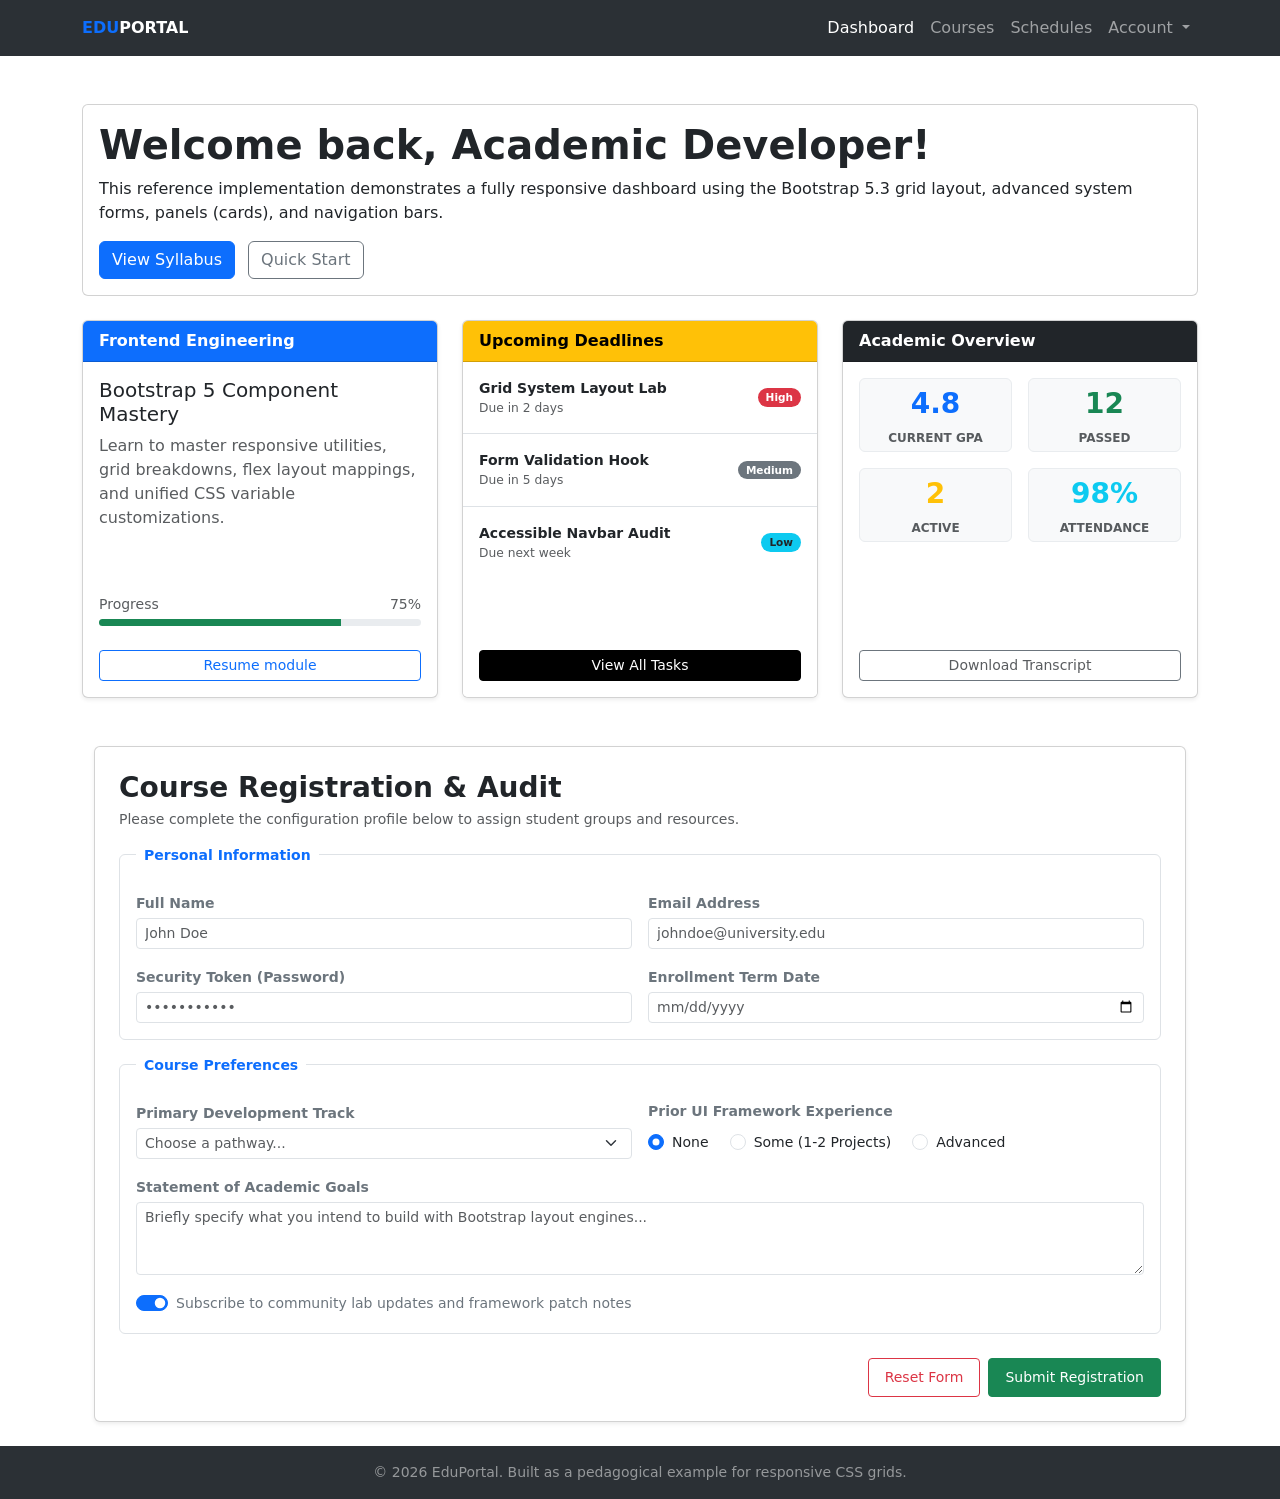
<file: bootstrap/index.html>
<!doctype html>
<html lang="en" data-bs-theme="light">
  <head>
    <meta charset="UTF-8" />
    <meta name="viewport" content="width=device-width, initial-scale=1.0" />
    <title>bootstrap</title>
    <link rel="stylesheet" href="style.css" />
    <link
      href="https://cdn.jsdelivr.net/npm/bootstrap@5.3.8/dist/css/bootstrap.min.css"
      rel="stylesheet"
      integrity="sha384-sRIl4kxILFvY47J16cr9ZwB07vP4J8+LH7qKQnuqkuIAvNWLzeN8tE5YBujZqJLB"
      crossorigin="anonymous"
    />
  </head>
  <body>
    <nav
      class="navbar navbar-expand-lg bg-body-tertiary sticky-top"
      data-bs-theme="dark"
    >
      <div class="container-sm">
        <a>
          <span class="text-primary fw-semibold">EDU</span
          ><span class="text-white fw-semibold">PORTAL</span></a
        >
        <button
          class="navbar-toggler"
          type="button"
          data-bs-toggle="collapse"
          data-bs-target="#navbarSupportedContent"
          aria-controls="navbarSupportedContent"
          aria-expanded="false"
          aria-label="Toggle navigation"
        >
          <span class="navbar-toggler-icon"></span>
        </button>
        <div class="collapse navbar-collapse" id="navbarSupportedContent">
          <ul class="navbar-nav ms-auto mb-2 mb-lg-0">
            <li class="nav-item">
              <a class="nav-link active" aria-current="page" href="#"
                >Dashboard</a
              >
            </li>
            <li class="nav-item">
              <a class="nav-link" href="#">Courses</a>
            </li>
            <li class="nav-item">
              <a class="nav-link" href="#">Schedules</a>
            </li>
            <li class="nav-item dropdown">
              <a
                class="nav-link dropdown-toggle"
                href="#"
                role="button"
                data-bs-toggle="dropdown"
                aria-expanded="false"
              >
                Account
              </a>
              <ul class="dropdown-menu" data-bs-theme="light">
                <li><a class="dropdown-item" href="#">My profile</a></li>
                <li><a class="dropdown-item" href="#">Settings</a></li>
                <li><hr class="dropdown-divider" /></li>
                <li>
                  <a class="dropdown-item link-danger" href="#">Log Out</a>
                </li>
              </ul>
            </li>
          </ul>
        </div>
      </div>
    </nav>
    <div class="container-sm mt-5">
      <div class="card">
        <div class="card-body">
          <h5 class="card-title fs-1 fw-bold">
            Welcome back, Academic Developer!
          </h5>
          <p class="card-text">
            This reference implementation demonstrates a fully responsive
            dashboard using the Bootstrap 5.3 grid layout, advanced system
            forms, panels (cards), and navigation bars.
          </p>
          <button type="button" class="btn btn-primary me-2">
            View Syllabus
          </button>
          <button type="button" class="btn btn-outline-secondary">
            Quick Start
          </button>
        </div>
      </div>
    </div>
    <div class="container-sm mt-4 mb-4">
      <div
        class="row row-cols-1 row-cols-md-2 row-cols-lg-3 g-4 justify-content-center"
      >
        <div class="col">
          <div class="card h-100 shadow-sm hover-up">
            <div class="card-header text-bg-primary fw-semibold py-2">
              Frontend Engineering
            </div>
            <div class="card-body">
              <h5 class="card-title">Bootstrap 5 Component Mastery</h5>
              <p class="card-text text-muted">
                Learn to master responsive utilities, grid breakdowns, flex
                layout mappings, and unified CSS variable customizations.
              </p>
              <br /><br />
              <div
                class="d-flex justify-content-between text-body-secondary small mb-1"
              >
                <span>Progress</span>
                <span>75%</span>
              </div>
              <div
                class="progress"
                role="progressbar"
                aria-label="Example 7px high"
                aria-valuenow="75"
                aria-valuemin="0"
                aria-valuemax="100"
                style="height: 7px"
              >
                <div class="progress-bar bg-success" style="width: 75%"></div>
              </div>
              <button
                type="button"
                class="btn btn-outline-primary btn-sm w-100 text-center mt-4 py-1"
              >
                Resume module
              </button>
            </div>
          </div>
        </div>

        <div class="col">
          <div class="card h-100 shadow-sm hover-up">
            <div class="card-header text-bg-warning fw-semibold py-2">
              Upcoming Deadlines
            </div>
            <div class="card-body p-0">
              <ul class="list-group list-group-flush">
                <li
                  class="list-group-item fw-bold small d-flex justify-content-between align-items-center py-3 px-3"
                >
                  <div>
                    <div>Grid System Layout Lab</div>
                    <p class="fw-normal small text-muted mb-0">Due in 2 days</p>
                  </div>
                  <span class="badge rounded-pill text-bg-danger px-2 py-1"
                    >High</span
                  >
                </li>

                <li
                  class="list-group-item fw-bold small d-flex justify-content-between align-items-center py-3 px-3"
                >
                  <div>
                    <div>Form Validation Hook</div>
                    <p class="fw-normal small text-muted mb-0">Due in 5 days</p>
                  </div>
                  <span class="badge rounded-pill text-bg-secondary px-2 py-1"
                    >Medium</span
                  >
                </li>

                <li
                  class="list-group-item fw-bold small d-flex justify-content-between align-items-center py-3 px-3"
                >
                  <div>
                    <div>Accessible Navbar Audit</div>
                    <p class="fw-normal small text-muted mb-0">Due next week</p>
                  </div>
                  <span
                    class="badge rounded-pill text-bg-info px-2 py-1 text-dark"
                    >Low</span
                  >
                </li>
              </ul>
            </div>
            <div class="card-footer bg-white border-top-0 pt-0 pb-3 px-3">
              <button
                type="button"
                class="btn text-bg-dark btn-sm w-100 text-center py-1 small fw-normal"
                style="
                  background-color: #000000 !important;
                  border-color: #000000 !important;
                  opacity: 1 !important;
                "
              >
                View All Tasks
              </button>
            </div>
          </div>
        </div>

        <div class="col">
          <div class="card h-100 shadow-sm hover-up">
            <div class="card-header text-bg-dark fw-semibold py-2">
              Academic Overview
            </div>
            <div class="card-body d-flex flex-column justify-content-between">
              <div class="row row-cols-2 g-3 mb-4">
                <div class="col">
                  <div
                    class="card text-center py-1 bg-light border-light-subtle"
                  >
                    <div class="fs-3 fw-bold text-primary mb-1">4.8</div>
                    <div
                      class="text-body-secondary small fw-semibold tracking-wider text-uppercase"
                      style="font-size: 0.75rem"
                    >
                      CURRENT GPA
                    </div>
                  </div>
                </div>

                <div class="col">
                  <div
                    class="card text-center py-1 bg-light border-light-subtle"
                  >
                    <div class="fs-3 fw-bold text-success mb-1">12</div>
                    <div
                      class="text-body-secondary small fw-semibold tracking-wider text-uppercase"
                      style="font-size: 0.75rem"
                    >
                      PASSED
                    </div>
                  </div>
                </div>

                <div class="col">
                  <div
                    class="card text-center py-1 bg-light border-light-subtle"
                  >
                    <div class="fs-3 fw-bold text-warning mb-1">2</div>
                    <div
                      class="text-body-secondary small fw-semibold tracking-wider text-uppercase"
                      style="font-size: 0.75rem"
                    >
                      ACTIVE
                    </div>
                  </div>
                </div>

                <div class="col">
                  <div
                    class="card text-center py-1 bg-light border-light-subtle"
                  >
                    <div class="fs-3 fw-bold text-info mb-1">98%</div>
                    <div
                      class="text-body-secondary small fw-semibold tracking-wider text-uppercase"
                      style="font-size: 0.75rem"
                    >
                      ATTENDANCE
                    </div>
                  </div>
                </div>
              </div>
              <button
                type="button"
                class="btn btn-outline-secondary w-100 py-1 small text-body-secondary fw-normal btn-sm"
              >
                Download Transcript
              </button>
            </div>
          </div>
        </div>
      </div>

      <div class="container-sm mt-5">
        <div class="card shadow-sm">
          <div class="card-body p-4">
            <h5 class="card-title fs-3 fw-bold mb-1">
              Course Registration & Audit
            </h5>
            <p class="card-text small text-muted mb-4">
              Please complete the configuration profile below to assign student
              groups and resources.
            </p>

            <form>
              <div class="border rounded p-3 mb-4 position-relative">
                <span
                  class="position-absolute top-0 start-0 translate-middle-y bg-white px-2 ms-3 text-primary fw-bold small"
                >
                  Personal Information
                </span>

                <div class="row g-3 mt-1">
                  <div class="col-md-6">
                    <label
                      class="form-label small fw-semibold text-secondary mb-1"
                      >Full Name</label
                    >
                    <input
                      type="text"
                      class="form-control form-control-sm text-muted"
                      value="John Doe"
                    />
                  </div>

                  <div class="col-md-6">
                    <label
                      class="form-label small fw-semibold text-secondary mb-1"
                      >Email Address</label
                    >
                    <input
                      type="email"
                      class="form-control form-control-sm text-muted"
                      value="johndoe@university.edu"
                    />
                  </div>

                  <div class="col-md-6">
                    <label
                      class="form-label small fw-semibold text-secondary mb-1"
                      >Security Token (Password)</label
                    >
                    <input
                      type="password"
                      class="form-control form-control-sm text-muted"
                      value="password123"
                    />
                  </div>

                  <div class="col-md-6">
                    <label
                      class="form-label small fw-semibold text-secondary mb-1"
                      >Enrollment Term Date</label
                    >
                    <input
                      type="date"
                      class="form-control form-control-sm text-muted"
                    />
                  </div>
                </div>
              </div>

              <div class="border rounded p-3 mb-4 position-relative">
                <span
                  class="position-absolute top-0 start-0 translate-middle-y bg-white px-2 ms-3 text-primary fw-bold small"
                >
                  Course Preferences
                </span>

                <div class="row g-3 mt-1">
                  <div class="col-md-6">
                    <label
                      class="form-label small fw-semibold text-secondary mb-1"
                      >Primary Development Track</label
                    >
                    <select class="form-select form-select-sm text-muted">
                      <option selected>Choose a pathway...</option>
                      <option value="1">
                        Frontend Architecture (HTML/CSS/Bootstrap)
                      </option>
                      <option value="2">
                        Backend Engineering (Node.js/Python)
                      </option>
                      <option value="3">
                        Full-Stack Advanced Applications
                      </option>
                    </select>
                  </div>

                  <div class="col-md-6">
                    <label
                      class="form-label small fw-semibold text-secondary mb-1 d-block"
                      >Prior UI Framework Experience</label
                    >
                    <div class="pt-1">
                      <div class="form-check form-check-inline">
                        <input
                          class="form-check-input"
                          type="radio"
                          name="experienceRadio"
                          id="radio1"
                          value="none"
                          checked
                        />
                        <label class="form-check-label small" for="radio1"
                          >None</label
                        >
                      </div>
                      <div class="form-check form-check-inline">
                        <input
                          class="form-check-input"
                          type="radio"
                          name="experienceRadio"
                          id="radio2"
                          value="some"
                        />
                        <label class="form-check-label small" for="radio2"
                          >Some (1-2 Projects)</label
                        >
                      </div>
                      <div class="form-check form-check-inline">
                        <input
                          class="form-check-input"
                          type="radio"
                          name="experienceRadio"
                          id="radio3"
                          value="advanced"
                        />
                        <label class="form-check-label small" for="radio3"
                          >Advanced</label
                        >
                      </div>
                    </div>
                  </div>

                  <div class="col-12">
                    <label
                      class="form-label small fw-semibold text-secondary mb-1"
                      >Statement of Academic Goals</label
                    >
                    <textarea
                      class="form-control form-control-sm text-muted"
                      rows="3"
                      placeholder="Briefly specify what you intend to build with Bootstrap layout engines..."
                    ></textarea>
                  </div>

                  <div class="col-12 mt-3">
                    <div class="form-check form-switch">
                      <input
                        class="form-check-input"
                        type="checkbox"
                        id="flexSwitchCheckChecked"
                        checked
                      />
                      <label
                        class="form-check-label small text-secondary"
                        for="flexSwitchCheckChecked"
                        >Subscribe to community lab updates and framework patch
                        notes</label
                      >
                    </div>
                  </div>
                </div>
              </div>

              <div class="d-flex justify-content-end gap-2 mt-4">
                <button
                  type="reset"
                  class="btn btn-outline-danger btn-sm px-3 py-2 fw-medium"
                >
                  Reset Form
                </button>
                <button
                  type="submit"
                  class="btn btn-success btn-sm px-3 py-2 fw-medium"
                >
                  Submit Registration
                </button>
              </div>
            </form>
          </div>
        </div>
      </div>
    </div>
    <footer
      class="w-100"
      data-bs-theme="dark"
      style="display: grid; margin-top: auto"
    >
      <div
        class="container-fluid text-white-50 bg-body-tertiary text-center small py-3"
      >
        <p class="mb-0">
          © 2026 EduPortal. Built as a pedagogical example for responsive CSS
          grids.
        </p>
      </div>
    </footer>
    <script src="https://cdn.jsdelivr.net/npm/bootstrap@5.3.8/dist/js/bootstrap.bundle.min.js"></script>
  </body>
</html>
</file>
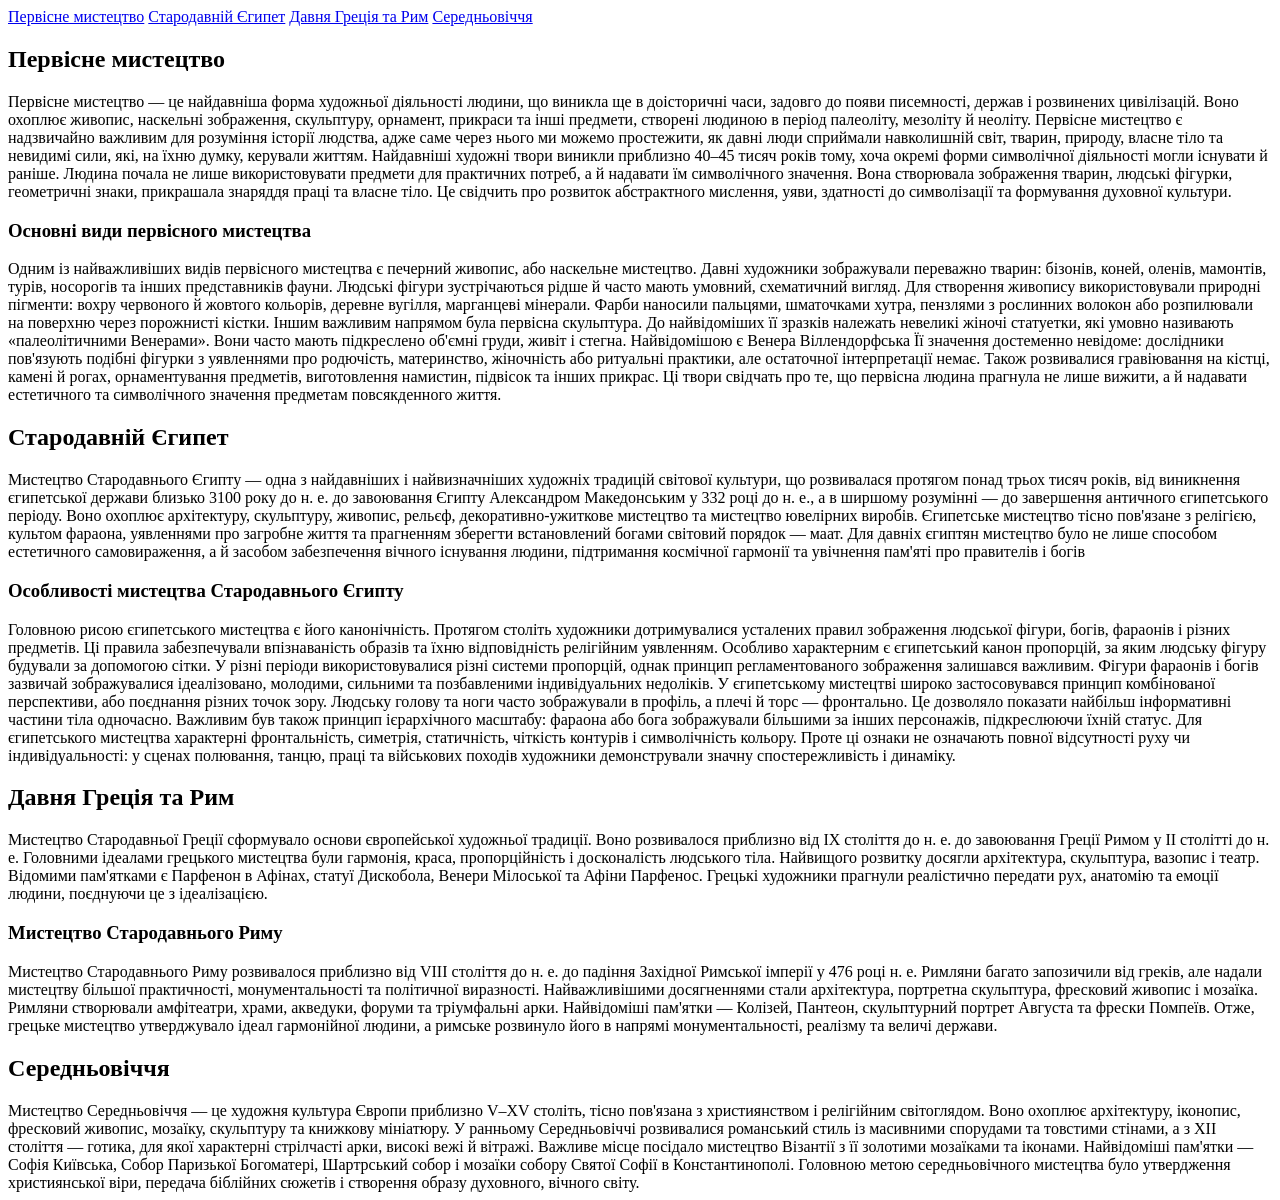
<file: hw1/index.html>
<!DOCTYPE html>
<html lang="en">
<head>
    <meta charset="UTF-8">
    <meta name="viewport" content="width=device-width, initial-scale=1.0">
    <title>History of art</title>
</head>
<body>
    <main>  
        <nav>
        <a href="#Первісне">Первісне мистецтво</a>
        <a href="#Стародавній">Стародавній Єгипет</a>
        <a href="#Давня Г">Давня Греція та Рим</a>
        <a href="#Середньовіччя">Середньовіччя</a>
    </nav>
        <article>
       <h1 id="Первісне">Первісне мистецтво</h1> 
        <section>Первісне мистецтво — це найдавніша форма художньої діяльності людини, 
            що виникла ще в доісторичні часи, задовго до появи писемності, 
            держав і розвинених цивілізацій. Воно охоплює живопис, наскельні зображення, 
            скульптуру, орнамент, прикраси та інші предмети, створені людиною в період палеоліту, мезоліту й неоліту. 
            Первісне мистецтво є надзвичайно важливим для розуміння історії людства, адже саме через нього ми можемо простежити, 
            як давні люди сприймали навколишній світ, тварин, природу, власне тіло та невидимі сили, які, на їхню думку, керували життям.
            Найдавніші художні твори виникли приблизно 40–45 тисяч років тому, хоча окремі форми символічної діяльності могли існувати й раніше. 
            Людина почала не лише використовувати предмети для практичних потреб, а й надавати їм символічного значення. Вона створювала зображення тварин,
            людські фігурки, геометричні знаки, прикрашала знаряддя праці та власне тіло. Це свідчить про розвиток абстрактного мислення, уяви, здатності до 
            символізації та формування духовної культури. <h3>Основні види первісного мистецтва</h3> Одним із найважливіших видів первісного мистецтва 
            є печерний живопис, або наскельне мистецтво. Давні художники зображували переважно тварин: бізонів, коней, оленів, 
            мамонтів, турів, носорогів та інших представників фауни. Людські фігури зустрічаються рідше й часто мають умовний, схематичний вигляд. 
            Для створення живопису використовували природні пігменти: вохру червоного й жовтого кольорів, деревне вугілля, марганцеві мінерали. 
            Фарби наносили пальцями, шматочками хутра, пензлями з рослинних волокон або розпилювали на поверхню через порожнисті кістки.
            Іншим важливим напрямом була первісна скульптура. До найвідоміших її зразків належать невеликі жіночі статуетки, які умовно називають «палеолітичними Венерами». 
            Вони часто мають підкреслено об'ємні груди, живіт і стегна. Найвідомішою є
            Венера Віллендорфська
            Її значення достеменно невідоме: дослідники пов'язують подібні фігурки з уявленнями про родючість,
             материнство, жіночність або ритуальні практики, але остаточної інтерпретації немає. Також розвивалися гравіювання на кістці, камені й рогах, орнаментування предметів, 
             виготовлення намистин, підвісок та інших прикрас. Ці твори свідчать про те, що первісна людина прагнула не лише вижити, 
             а й надавати естетичного та символічного значення предметам повсякденного життя.</section>
    </article>
<article> <h1 id="Стародавній">Стародавній Єгипет</h1>
        <section>Мистецтво Стародавнього Єгипту — одна з найдавніших і найвизначніших художніх традицій світової культури, що розвивалася протягом понад трьох тисяч років, 
            від виникнення єгипетської держави близько 3100 року до н. е. до завоювання Єгипту Александром Македонським у 332 році до н. е., а в ширшому розумінні — до завершення 
            античного єгипетського періоду. Воно охоплює архітектуру, скульптуру, живопис, рельєф, декоративно-ужиткове мистецтво та мистецтво ювелірних виробів.
            Єгипетське мистецтво тісно пов'язане з релігією, культом фараона, уявленнями про загробне життя та прагненням зберегти встановлений богами світовий порядок — маат. 
            Для давніх єгиптян мистецтво було не лише способом естетичного самовираження, а й засобом забезпечення вічного існування людини, підтримання космічної гармонії та увічнення
             пам'яті про правителів і богів<h3>Особливості мистецтва Стародавнього Єгипту</h3> Головною рисою єгипетського мистецтва є його канонічність. 
             Протягом століть художники дотримувалися усталених правил зображення людської фігури, богів, фараонів і різних предметів. Ці правила забезпечували впізнаваність 
             образів та їхню відповідність релігійним уявленням. Особливо характерним є єгипетський канон пропорцій, за яким людську фігуру будували за допомогою сітки.
              У різні періоди використовувалися різні системи пропорцій, однак принцип регламентованого зображення залишався важливим. Фігури фараонів і богів зазвичай зображувалися
               ідеалізовано, молодими, сильними та позбавленими індивідуальних недоліків. У єгипетському мистецтві широко застосовувався принцип комбінованої 
               перспективи, або поєднання різних точок зору. Людську голову та ноги часто зображували в профіль, а плечі й торс — фронтально. Це дозволяло показати найбільш 
               інформативні частини тіла одночасно. Важливим був також принцип ієрархічного масштабу: фараона або бога зображували більшими за інших персонажів, підкреслюючи їхній
                статус. Для єгипетського мистецтва характерні фронтальність, симетрія, статичність, чіткість контурів і символічність кольору. 
                Проте ці ознаки не означають повної відсутності руху чи індивідуальності: у сценах полювання, танцю, праці та військових походів 
                художники демонстрували значну спостережливість і динаміку.</section>
    </article>
    <article>
        <h1 id="Давня Г">Давня Греція та Рим</h1>
        <section>Мистецтво Стародавньої Греції сформувало основи європейської художньої традиції. 
            Воно розвивалося приблизно від IX століття до н. е. до завоювання Греції Римом у II столітті до н. е. 
            Головними ідеалами грецького мистецтва були гармонія, краса, пропорційність і досконалість людського тіла. Найвищого розвитку досягли архітектура, скульптура, вазопис і театр.
             Відомими пам'ятками є Парфенон в Афінах, статуї Дискобола, Венери Мілоської та Афіни Парфенос. Грецькі художники прагнули реалістично передати рух, анатомію та емоції людини, поєднуючи 
             це з ідеалізацією.<h3>Мистецтво Стародавнього Риму</h3> Мистецтво Стародавнього Риму розвивалося приблизно від VIII століття до н. е. до падіння Західної 
             Римської імперії у 476 році н. е. Римляни багато запозичили від греків, але надали мистецтву більшої практичності, монументальності та політичної виразності.
             Найважливішими досягненнями стали архітектура, портретна скульптура, фресковий живопис і мозаїка. Римляни створювали амфітеатри, храми, акведуки, форуми та
              тріумфальні арки. Найвідоміші пам'ятки — Колізей, Пантеон, скульптурний портрет Августа та фрески Помпеїв. 
              Отже, грецьке мистецтво утверджувало ідеал гармонійної людини, а римське розвинуло його в напрямі монументальності, реалізму та величі держави.</section>
    </article>
    <article>
        <h1 id="Середньовіччя">Середньовіччя</h1>
        <section>Мистецтво Середньовіччя — це художня культура Європи приблизно V–XV століть, тісно пов'язана з християнством і релігійним світоглядом. 
            Воно охоплює архітектуру, іконопис, фресковий живопис, мозаїку, скульптуру та книжкову мініатюру. 
            У ранньому Середньовіччі розвивалися романський стиль із масивними спорудами та товстими стінами, а з XII століття — готика, 
            для якої характерні стрілчасті арки, високі вежі й вітражі. Важливе місце посідало мистецтво Візантії з її золотими мозаїками та іконами. 
            Найвідоміші пам'ятки — Софія Київська, Собор Паризької Богоматері, Шартрський собор і мозаїки собору Святої Софії в Константинополі.
            Головною метою середньовічного мистецтва було утвердження християнської віри, передача біблійних сюжетів і створення образу духовного, вічного світу.</section>
    </article>
</main>
    </body>
</html>
</file>
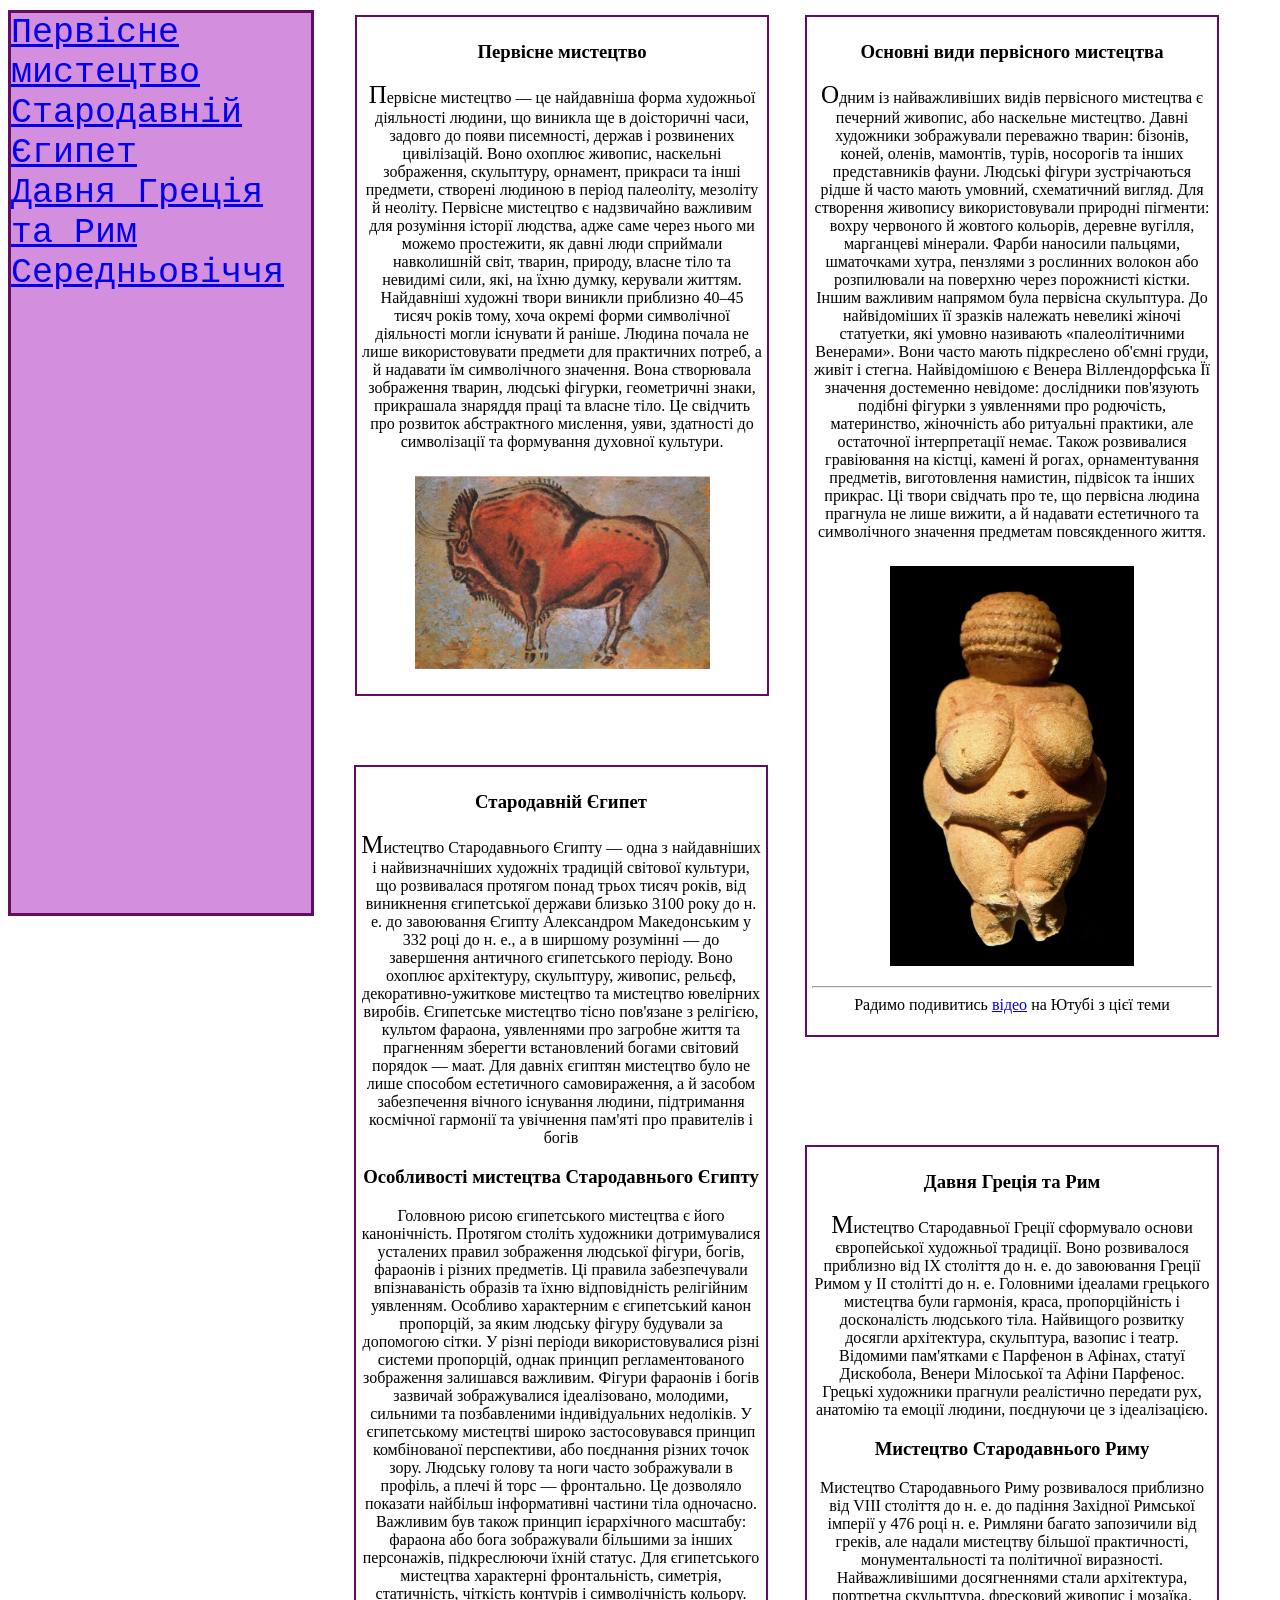
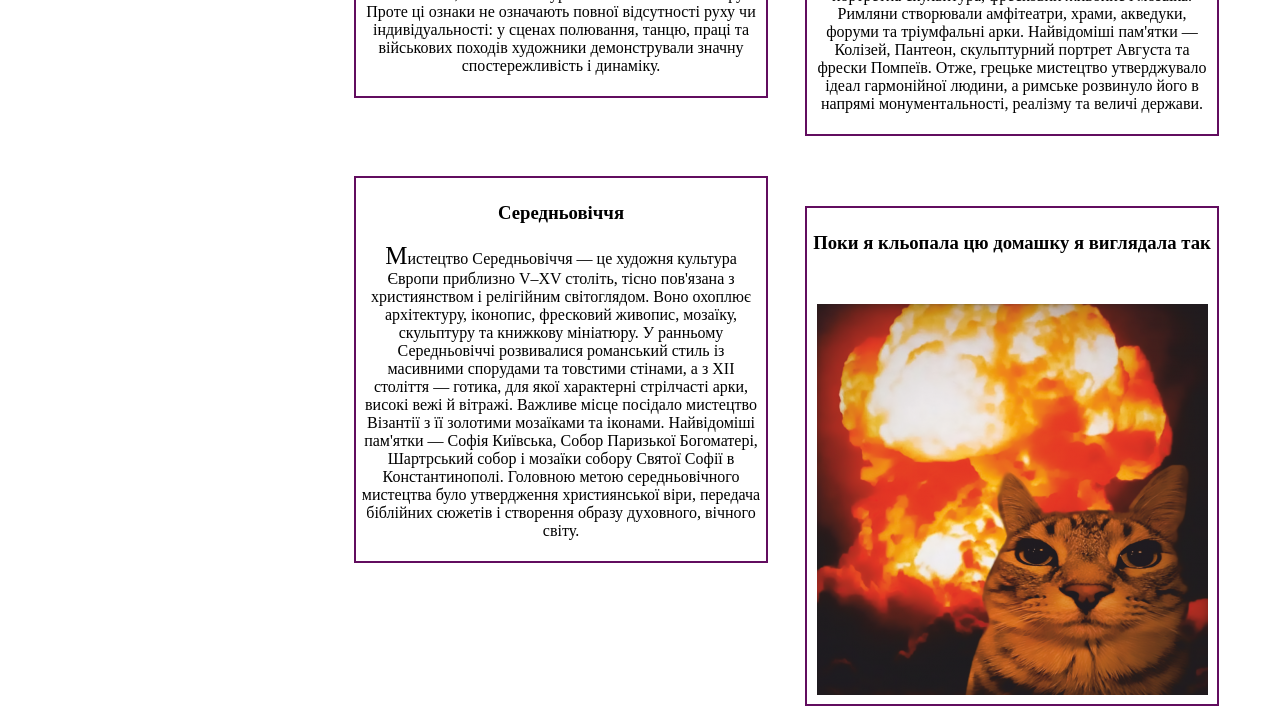
<file: hw2/index.html>
<!DOCTYPE html>
<html lang="uk">
<head>
    <meta charset="UTF-8">
    <meta name="viewport" content="width=device-width, initial-scale=1.0">
    <title>History of art</title>
    <link rel="stylesheet" href="style.css">
</head>
<body>
    <main>  
    <section class="nav">

        <nav>
            
        <a href="#Первісне">Первісне мистецтво</a> <br>
        <a href="#Стародавній">Стародавній Єгипет</a> <br>
        <a href="#Давня Г">Давня Греція та Рим</a> <br>
        <a href="#Середньовіччя">Середньовіччя</a><br>

    </nav>
</section>
        <article> 
     
      
        <section class="a"> <h1 id="Первісне">Первісне мистецтво</h1> 
           <p> Первісне мистецтво — це найдавніша форма художньої діяльності людини, 
            що виникла ще в доісторичні часи, задовго до появи писемності, 
            держав і розвинених цивілізацій. Воно охоплює живопис, наскельні зображення, 
            скульптуру, орнамент, прикраси та інші предмети, створені людиною в період палеоліту, мезоліту й неоліту. 
            Первісне мистецтво є надзвичайно важливим для розуміння історії людства, адже саме через нього ми можемо простежити, 
            як давні люди сприймали навколишній світ, тварин, природу, власне тіло та невидимі сили, які, на їхню думку, керували життям.
            Найдавніші художні твори виникли приблизно 40–45 тисяч років тому, хоча окремі форми символічної діяльності могли існувати й раніше. 
            Людина почала не лише використовувати предмети для практичних потреб, а й надавати їм символічного значення. Вона створювала зображення тварин,
            людські фігурки, геометричні знаки, прикрашала знаряддя праці та власне тіло. Це свідчить про розвиток абстрактного мислення, уяви, здатності до 
            символізації та формування духовної культури. 
           <img src="./prehistoric art.png" alt="prehistoric art in cave" style=" margin-top: 25px;
           width: 295px;"> </p>
            </section>
            <section class="e"><h1>Основні види первісного мистецтва</h1>
                <p> Одним із найважливіших видів первісного мистецтва 
            є печерний живопис, або наскельне мистецтво. Давні художники зображували переважно тварин: бізонів, коней, оленів, 
            мамонтів, турів, носорогів та інших представників фауни. Людські фігури зустрічаються рідше й часто мають умовний, схематичний вигляд. 
            Для створення живопису використовували природні пігменти: вохру червоного й жовтого кольорів, деревне вугілля, марганцеві мінерали. 
            Фарби наносили пальцями, шматочками хутра, пензлями з рослинних волокон або розпилювали на поверхню через порожнисті кістки.
            Іншим важливим напрямом була первісна скульптура. До найвідоміших її зразків належать невеликі жіночі статуетки, які умовно називають «палеолітичними Венерами». 
            Вони часто мають підкреслено об'ємні груди, живіт і стегна. Найвідомішою є
            Венера Віллендорфська
            Її значення достеменно невідоме: дослідники пов'язують подібні фігурки з уявленнями про родючість,
             материнство, жіночність або ритуальні практики, але остаточної інтерпретації немає. Також розвивалися гравіювання на кістці, камені й рогах, орнаментування предметів, 
             виготовлення намистин, підвісок та інших прикрас. Ці твори свідчать про те, що первісна людина прагнула не лише вижити, 
             а й надавати естетичного та символічного значення предметам повсякденного життя. 
             <img src="./venus of vilendorf.jpg" alt="venus of vilendorf" style="height: 400px; margin-top: 25px;"> 
             <hr>
             Радимо подивитись <a href="https://www.youtube.com/watch?v=IjJy7JTIyNQ" target="_blank">відео</a> на Ютубі з цієї теми </p>
           </section> 
        
    </article>
<article> 
    
        <section class="b"> <h1 id="Стародавній">Стародавній Єгипет</h1>
            <p>Мистецтво Стародавнього Єгипту — одна з найдавніших і найвизначніших художніх традицій світової культури, що розвивалася протягом понад трьох тисяч років, 
            від виникнення єгипетської держави близько 3100 року до н. е. до завоювання Єгипту Александром Македонським у 332 році до н. е., а в ширшому розумінні — до завершення 
            античного єгипетського періоду. Воно охоплює архітектуру, скульптуру, живопис, рельєф, декоративно-ужиткове мистецтво та мистецтво ювелірних виробів.
            Єгипетське мистецтво тісно пов'язане з релігією, культом фараона, уявленнями про загробне життя та прагненням зберегти встановлений богами світовий порядок — маат. 
            Для давніх єгиптян мистецтво було не лише способом естетичного самовираження, а й засобом забезпечення вічного існування людини, підтримання космічної гармонії та увічнення
             пам'яті про правителів і богів<h3>Особливості мистецтва Стародавнього Єгипту</h3> Головною рисою єгипетського мистецтва є його канонічність. 
             Протягом століть художники дотримувалися усталених правил зображення людської фігури, богів, фараонів і різних предметів. Ці правила забезпечували впізнаваність 
             образів та їхню відповідність релігійним уявленням. Особливо характерним є єгипетський канон пропорцій, за яким людську фігуру будували за допомогою сітки.
              У різні періоди використовувалися різні системи пропорцій, однак принцип регламентованого зображення залишався важливим. Фігури фараонів і богів зазвичай зображувалися
               ідеалізовано, молодими, сильними та позбавленими індивідуальних недоліків. У єгипетському мистецтві широко застосовувався принцип комбінованої 
               перспективи, або поєднання різних точок зору. Людську голову та ноги часто зображували в профіль, а плечі й торс — фронтально. Це дозволяло показати найбільш 
               інформативні частини тіла одночасно. Важливим був також принцип ієрархічного масштабу: фараона або бога зображували більшими за інших персонажів, підкреслюючи їхній
                статус. Для єгипетського мистецтва характерні фронтальність, симетрія, статичність, чіткість контурів і символічність кольору. 
                Проте ці ознаки не означають повної відсутності руху чи індивідуальності: у сценах полювання, танцю, праці та військових походів 
                художники демонстрували значну спостережливість і динаміку.</p></section>
    </article>
    <article> 
        <section  class="c">
             <h1 id="Давня Г">Давня Греція та Рим</h1>
           <p> Мистецтво Стародавньої Греції сформувало основи європейської художньої традиції. 
            Воно розвивалося приблизно від IX століття до н. е. до завоювання Греції Римом у II столітті до н. е. 
            Головними ідеалами грецького мистецтва були гармонія, краса, пропорційність і досконалість людського тіла. Найвищого розвитку досягли архітектура, скульптура, вазопис і театр.
             Відомими пам'ятками є Парфенон в Афінах, статуї Дискобола, Венери Мілоської та Афіни Парфенос. Грецькі художники прагнули реалістично передати рух, анатомію та емоції людини, поєднуючи 
             це з ідеалізацією.<h3>Мистецтво Стародавнього Риму</h3> Мистецтво Стародавнього Риму розвивалося приблизно від VIII століття до н. е. до падіння Західної 
             Римської імперії у 476 році н. е. Римляни багато запозичили від греків, але надали мистецтву більшої практичності, монументальності та політичної виразності.
             Найважливішими досягненнями стали архітектура, портретна скульптура, фресковий живопис і мозаїка. Римляни створювали амфітеатри, храми, акведуки, форуми та
              тріумфальні арки. Найвідоміші пам'ятки — Колізей, Пантеон, скульптурний портрет Августа та фрески Помпеїв. 
              Отже, грецьке мистецтво утверджувало ідеал гармонійної людини, а римське розвинуло його в напрямі монументальності, реалізму та величі держави.</p></section>
            </article>
    <article>
        <section class="d"> <h1 id="Середньовіччя">Середньовіччя</h1>
            <p>Мистецтво Середньовіччя — це художня культура Європи приблизно V–XV століть, тісно пов'язана з християнством і релігійним світоглядом. 
            Воно охоплює архітектуру, іконопис, фресковий живопис, мозаїку, скульптуру та книжкову мініатюру. 
            У ранньому Середньовіччі розвивалися романський стиль із масивними спорудами та товстими стінами, а з XII століття — готика, 
            для якої характерні стрілчасті арки, високі вежі й вітражі. Важливе місце посідало мистецтво Візантії з її золотими мозаїками та іконами. 
            Найвідоміші пам'ятки — Софія Київська, Собор Паризької Богоматері, Шартрський собор і мозаїки собору Святої Софії в Константинополі.
            Головною метою середньовічного мистецтва було утвердження християнської віри, передача біблійних сюжетів і створення образу духовного, вічного світу.</p></section>
    </article>
    
</main>
<footer> 
    <section class="foot"><h3>Поки я кльопала цю домашку я виглядала так</h3> <br>
        <img src="./kit_na_tli_vibuhu.png" alt="thank you for watching" style="margin-top: 14px;">
    </section>
    </footer>
    </body>
</html>
</file>
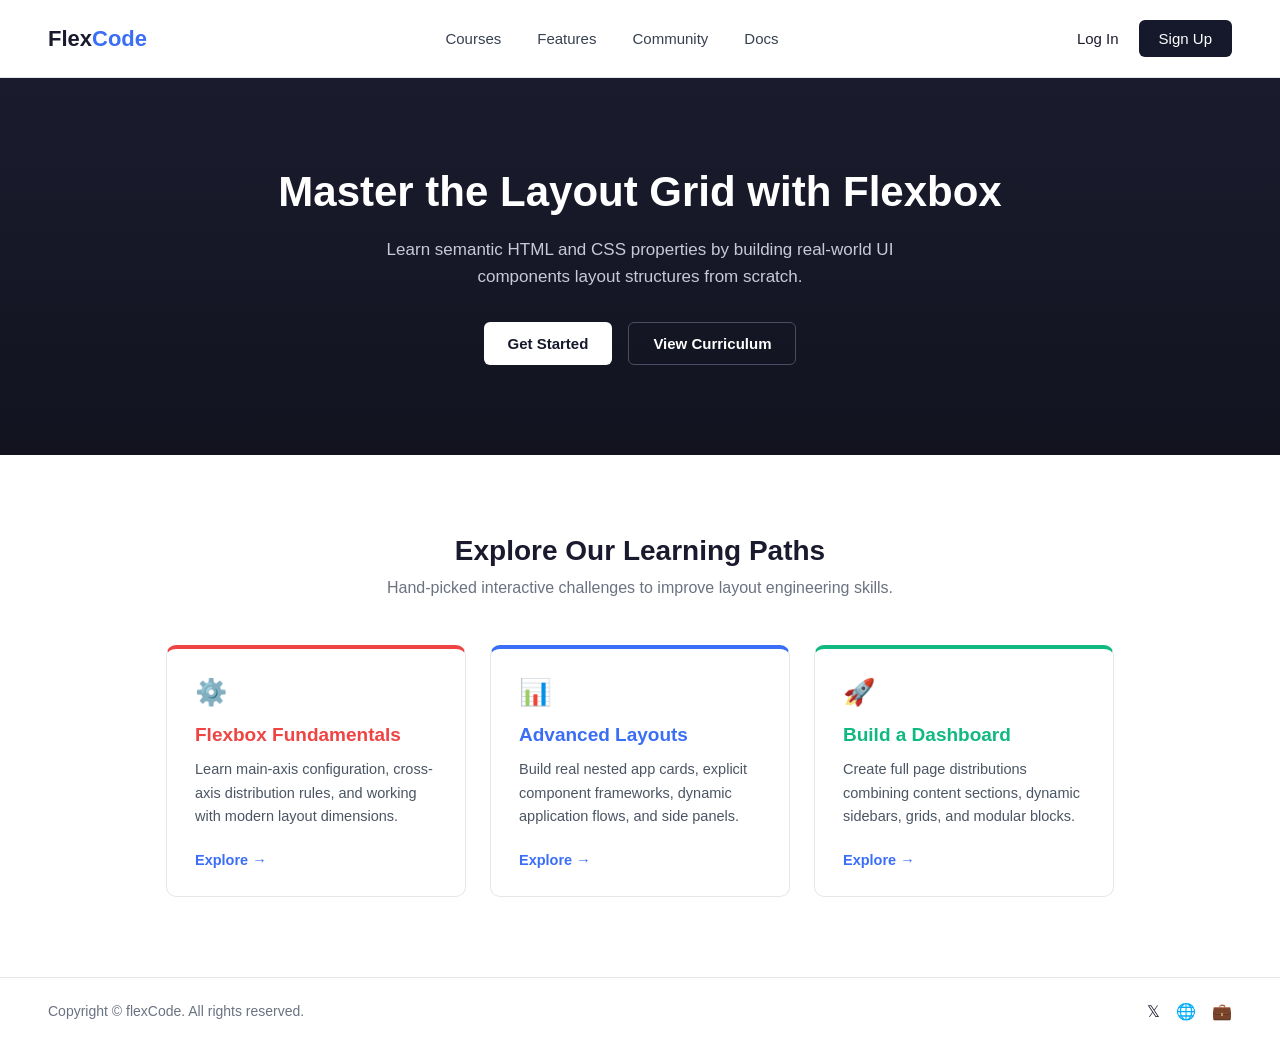
<file: hw3 ai/index.html>
<!DOCTYPE html>
<html lang="uk">
<head>
<meta charset="UTF-8">
<meta name="viewport" content="width=device-width, initial-scale=1.0">
<title>FlexCode</title>
<link rel="stylesheet" href="styles.css">
</head>
<body>

<header>
  <div class="logo">Flex<span>Code</span></div>
  <nav>
    <a href="#">Courses</a>
    <a href="#">Features</a>
    <a href="#">Community</a>
    <a href="#">Docs</a>
  </nav>
  <div class="header-actions">
    <a href="#" class="login-link">Log In</a>
    <button class="signup-btn">Sign Up</button>
  </div>
</header>

<section class="hero">
  <h1>Master the Layout Grid with Flexbox</h1>
  <p>Learn semantic HTML and CSS properties by building real-world UI components layout structures from scratch.</p>
  <div class="hero-buttons">
    <button class="btn-primary">Get Started</button>
    <button class="btn-secondary">View Curriculum</button>
  </div>
</section>

<section class="paths">
  <h2>Explore Our Learning Paths</h2>
  <p>Hand-picked interactive challenges to improve layout engineering skills.</p>
  <div class="cards">
    <div class="card red">
      <div class="icon">⚙️</div>
      <h3>Flexbox Fundamentals</h3>
      <p>Learn main-axis configuration, cross-axis distribution rules, and working with modern layout dimensions.</p>
      <a href="#" class="explore">Explore →</a>
    </div>
    <div class="card blue">
      <div class="icon">📊</div>
      <h3>Advanced Layouts</h3>
      <p>Build real nested app cards, explicit component frameworks, dynamic application flows, and side panels.</p>
      <a href="#" class="explore">Explore →</a>
    </div>
    <div class="card green">
      <div class="icon">🚀</div>
      <h3>Build a Dashboard</h3>
      <p>Create full page distributions combining content sections, dynamic sidebars, grids, and modular blocks.</p>
      <a href="#" class="explore">Explore →</a>
    </div>
  </div>
</section>

<footer>
  <p>Copyright © flexCode. All rights reserved.</p>
  <div class="socials">
    <span>𝕏</span>
    <span>🌐</span>
    <span>💼</span>
  </div>
</footer>

</body>
</html>
</file>
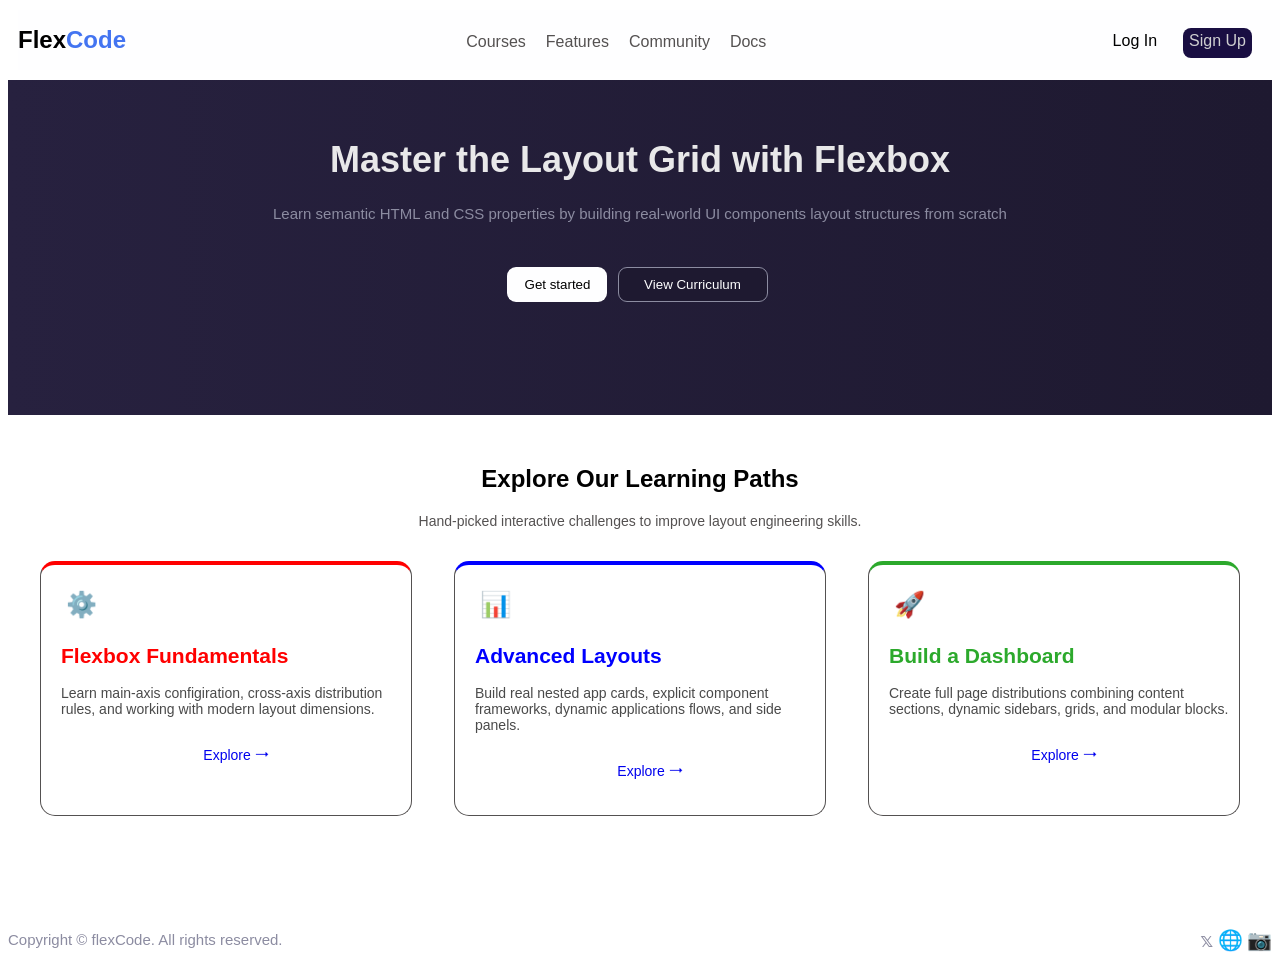
<file: hw3 hand/index.html>
<!DOCTYPE html>
<html lang="en">
<head>
    <meta charset="UTF-8">
    <meta name="viewport" content="width=device-width, initial-scale=1.0">
    <title>FlexCode</title>
    <link rel="stylesheet" href="style.css">
</head>
<body>
    <header>
        <div id="logo">
            <h1>Flex<span>Code</span></h1>
        </div>
        <nav>
            <a href="#">Courses</a>
            <a href="#">Features</a>
            <a href="#">Community</a>
            <a href="#">Docs</a>
        </nav>
        <div class="buttons">
            <button id="LI">Log In</button>
            <button id="SU">Sign Up</button>
        </div>
    </header>
    <main>
        <div class="master">
            <h1>Master the Layout Grid with Flexbox</h1>
            <p>Learn semantic HTML and CSS properties by building real-world UI components layout structures from scratch</p>
            <button id="GS">Get started</button>
            <button id="VC">View Curriculum</button>
        </div>
        <section class="explore"><h2>Explore Our Learning Paths</h2>
            <p>Hand-picked interactive challenges to improve layout engineering skills.</p>
        </section> <br>
        <div class="cards">
            <div class="card red">
                <p>⚙️</p>
                <h2>Flexbox Fundamentals</h2>
                <article>
                    Learn main-axis configiration, cross-axis distribution rules, and working with modern layout dimensions.
                    <br>
                    </article>
                    <a href="http://">Explore ⭢</a>
            </div>
            <div class="card blue">
                <p>📊</p>
                <h2>Advanced Layouts</h2>
                <article>
                    Build real nested app cards, explicit component frameworks, dynamic applications flows, and side panels.
                <br>
            </article>
                <a href="http://">Explore ⭢</a>
                
            </div>
            <div class="card green">
                <p>🚀</p>
                <h2>Build a Dashboard</h2>
                <article>
                    Create full page distributions combining content sections, dynamic sidebars, grids, and modular blocks.
                    <br>
                </article>
                    <a href="http://">Explore ⭢</a>
                
            </div>
        </div>
    </main>
    <footer>
        <p>Copyright © flexCode. All rights reserved.</p>
        <div class="href">
            <a href="http://">𝕩</a>
            <a href="http://">🌐</a>
            <a href="http://">📷</a>
        </div>
    </footer>
</body>
</html>
</file>
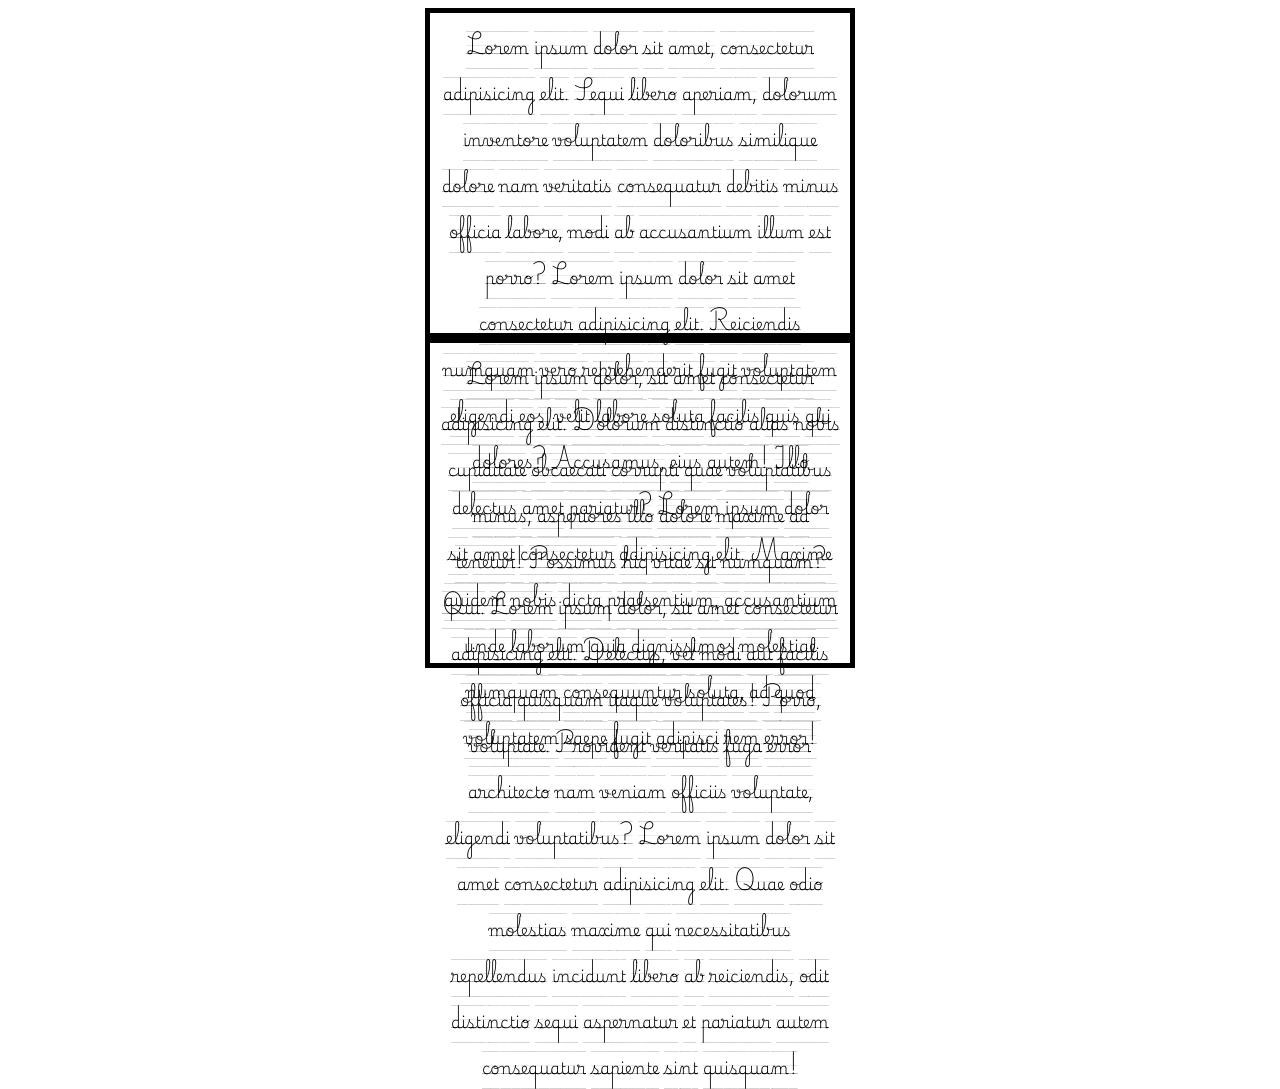
<file: hw2/game/index.html>
<!DOCTYPE html>
<html lang="en">
<head>
    <meta charset="UTF-8">
    <meta name="viewport" content="width=device-width, initial-scale=1.0">
    <title>Document</title>
<link href="https://fonts.googleapis.com/css2?family=Playwrite+BE+WAL+Guides&display=swap" rel="stylesheet">
    <link rel="stylesheet" href="style.css">
</head>
<body>
    <main>
        <article>
            
            <section>
                Lorem ipsum dolor sit amet, consectetur adipisicing elit. Sequi libero aperiam, dolorum inventore voluptatem doloribus similique dolore nam veritatis consequatur debitis minus officia labore, modi ab accusantium illum est porro?
                Lorem ipsum dolor sit amet consectetur adipisicing elit. Reiciendis numquam vero reprehenderit fugit voluptatem eligendi eos, velit labore soluta facilis quis qui dolores? Accusamus, eius autem! Illo delectus amet pariatur?
                Lorem ipsum dolor sit amet consectetur adipisicing elit. Maxime quidem nobis dicta praesentium, accusantium unde laborum quia dignissimos molestiae numquam consequuntur soluta, ad quod voluptatem saepe fugit adipisci rem error!
                </section>

            <section>
                Lorem ipsum dolor, sit amet consectetur adipisicing elit. Dolorum distinctio alias nobis cupiditate obcaecati corrupti quae voluptatibus minus, asperiores illo dolore maxime ad tenetur! Possimus hic vitae sit numquam? Qui.
                Lorem ipsum dolor, sit amet consectetur adipisicing elit. Delectus, vel modi aut facilis officia quisquam itaque voluptates! Porro, voluptate. Provident veritatis fuga error architecto nam veniam officiis voluptate, eligendi voluptatibus?
                Lorem ipsum dolor sit amet consectetur adipisicing elit. Quae odio molestias maxime qui necessitatibus repellendus incidunt libero ab reiciendis, odit distinctio sequi aspernatur et pariatur autem consequatur sapiente sint quisquam!
                </section>
        </article>

        </main>

</body>
</html>
</file>
<file: bootstrap/style.css>
.hover-up:hover {
  transform: translateY(-4px);
  box-shadow: 0 2px 2rem rgba(0, 0, 0, 0.175) !important;
}
</file>
<file: hw2/style.css>
html {
    scroll-behavior: smooth;
    scroll-padding-top: var(--nav-height) ;
}
main {
    margin-top: 10px;
}
article h1 {
    scroll-margin-top: 43px;
    scroll-margin-left: 350px;
}
.nav {
    height: 100%;
    width: 300px;
background-color: rgb(211, 142, 221);
font-family: 'Courier New', Courier, monospace;
font-size: 35px;
color: rgb(77, 77, 77);
border: 3px solid rgb(98, 13, 95);
position: fixed;
top: 10px;
z-index: 100;
}

a:hover {color: rgb(219, 7, 148);
    background-color: rgb(246, 201, 229);
}
section > p::first-letter {
    font-size: 25px;
}
section.nav::first-letter {
    font-size: 35px;
}
section {
 position: absolute;     
}
.a { 
    width: 400px;
    height: fit-content;
    border: 2px solid rgb(98, 13, 95);
    margin: 5px;
    padding: 5px;
    text-align: center;
    top: 10px;
    left: 350px;
    z-index: 10;
}
.e { 
    width: 400px;
    height: fit-content;
    border: 2px solid rgb(98, 13, 95);
    margin: 5px;
    padding: 5px;
    text-align: center;
    top: 10px;
    left: 800px;
    z-index: 20;
}
.b { 
    width: 400px;
    height: fit-content;
    border: 2px solid rgb(98, 13, 95);
    margin-top: 755px;
    padding: 5px;
    text-align: center;
    top: 10px;
    left: 354px;
    z-index: 30;
}
.c { 
    width: 400px;
    height: fit-content;
    border: 2px solid rgb(98, 13, 95);
    margin-top: 1135px;
    padding: 5px;
    text-align: center;
    top: 10px;
    left: 805px;
    z-index: 40;
}
.d { 
    width: 400px;
    height: fit-content;
    border: 2px solid rgb(98, 13, 95);
    margin-top: 1766px;
    padding: 5px;
    text-align: center;
    top: 10px;
    left: 354px;
    z-index: 50;
}
.foot {
    width: 400px;
    height: fit-content;
    border: 2px solid rgb(98, 13, 95);
    margin-top: 1796px;
    padding: 5px;
    text-align: center;
    top: 10px;
    left: 805px;
    z-index: 60;
}
</file>
<file: hw3 ai/styles.css>
* { margin: 0; padding: 0; box-sizing: border-box; }
body {
  font-family: -apple-system, BlinkMacSystemFont, "Segoe UI", Roboto, Helvetica, Arial, sans-serif;
  color: #1a1a2e;
}

/* Header */
header {
  display: flex;
  align-items: center;
  justify-content: space-between;
  padding: 20px 48px;
  border-bottom: 1px solid #e5e7eb;
}
.logo {
  font-size: 22px;
  font-weight: 800;
}
.logo span {
  color: #3b6ef6;
}
nav {
  display: flex;
  gap: 36px;
}
nav a {
  text-decoration: none;
  color: #374151;
  font-size: 15px;
}
.header-actions {
  display: flex;
  align-items: center;
  gap: 20px;
}
.login-link {
  text-decoration: none;
  color: #1a1a2e;
  font-size: 15px;
}
.signup-btn {
  background: #16182b;
  color: #fff;
  border: none;
  padding: 10px 20px;
  border-radius: 6px;
  font-size: 15px;
  cursor: pointer;
}

/* Hero */
.hero {
  background: linear-gradient(180deg, #1a1c2e 0%, #12131f 100%);
  display: flex;
  flex-direction: column;
  align-items: center;
  justify-content: center;
  text-align: center;
  padding: 90px 24px;
  color: #fff;
}
.hero h1 {
  font-size: 42px;
  font-weight: 800;
  max-width: 750px;
  margin-bottom: 20px;
}
.hero p {
  font-size: 17px;
  color: #c7c9d9;
  max-width: 560px;
  line-height: 1.6;
  margin-bottom: 32px;
}
.hero-buttons {
  display: flex;
  gap: 16px;
}
.btn-primary {
  background: #fff;
  color: #16182b;
  border: none;
  padding: 12px 24px;
  border-radius: 6px;
  font-size: 15px;
  font-weight: 600;
  cursor: pointer;
}
.btn-secondary {
  background: transparent;
  color: #fff;
  border: 1px solid #4b4d63;
  padding: 12px 24px;
  border-radius: 6px;
  font-size: 15px;
  font-weight: 600;
  cursor: pointer;
}

/* Learning paths */
.paths {
  padding: 80px 24px;
  text-align: center;
}
.paths h2 {
  font-size: 28px;
  font-weight: 800;
  margin-bottom: 12px;
}
.paths > p {
  color: #6b7280;
  font-size: 16px;
  margin-bottom: 48px;
}
.cards {
  display: flex;
  justify-content: center;
  gap: 24px;
  max-width: 1000px;
  margin: 0 auto;
  flex-wrap: wrap;
}
.card {
  flex: 1 1 280px;
  max-width: 300px;
  border: 1px solid #e5e7eb;
  border-radius: 10px;
  border-top: 4px solid;
  padding: 28px;
  text-align: left;
  display: flex;
  flex-direction: column;
}
.card.red { border-top-color: #ef4444; }
.card.blue { border-top-color: #3b6ef6; }
.card.green { border-top-color: #10b981; }

.card .icon {
  font-size: 26px;
  margin-bottom: 16px;
}
.card h3 {
  font-size: 19px;
  font-weight: 700;
  margin-bottom: 12px;
}
.card.red h3 { color: #ef4444; }
.card.blue h3 { color: #3b6ef6; }
.card.green h3 { color: #10b981; }

.card p {
  color: #4b5563;
  font-size: 14.5px;
  line-height: 1.6;
  margin-bottom: 24px;
  flex-grow: 1;
}
.card .explore {
  text-decoration: none;
  color: #3b6ef6;
  font-weight: 600;
  font-size: 14.5px;
}

/* Footer */
footer {
  display: flex;
  align-items: center;
  justify-content: space-between;
  padding: 24px 48px;
  border-top: 1px solid #e5e7eb;
}
footer p {
  color: #6b7280;
  font-size: 14px;
}
.socials {
  display: flex;
  gap: 16px;
  font-size: 16px;
}

@media (max-width: 720px) {
  nav { display: none; }
  header { padding: 16px 20px; }
  .hero { padding: 60px 20px; }
  .hero h1 { font-size: 30px; }
  footer { flex-direction: column; gap: 12px; text-align: center; padding: 24px 20px; }
}
</file>
<file: hw3 hand/style.css>
body {
    font-family: Arial, Helvetica, sans-serif;
    overflow-x: hidden;
    scroll-behavior: smooth;
}
header {
    width: 100%;
    display: flex;
   justify-content: space-between;
    align-items: center;
    margin: 10px;
    background-color: #fefeff;
    gap: 10px;
}
nav {
    display: flex;
    gap: 20px;
    padding-top: 3px;
}
nav a {
    text-decoration: none;
    color: #545151;
    font-size: 16px;
    
}
#logo {font-size: 12px;}
#logo span { color: #4374f1;
}
.buttons {
    display: flex;
    gap: 10px;
    margin-right: 10px;
    font-size: 20px;
    flex-wrap: wrap;
    padding-top: 8px;
}
#LI {
    font-size: 16px;
    border: 0px;
    background-color: #fefeff;
    display: flex;
    align-self: stretch;
    margin-right: 10px;
    cursor: pointer;
}
#SU {
    font-size: 16px;
    border-radius: 8px;
    background-color: #190e42;
    height: fit-content;
    min-height: 30px;
    margin-top: -3px;
    border: 0px;
    color: #cfcfd1;
    margin-right: 20px;
    display: flex;
    align-self: stretch;
    text-align: center;
    cursor: pointer;
    padding-top: 4px;
}
.master {
    width: 100%;
    height: 300px;
    background-image: linear-gradient(to right, #27213f , #1e1930 );
    color: #e8e8e9;
    text-align: center;
    padding-top: 35px;
    font-size: 18px;
}
.master > p {
    font-size: 15px;
    text-align: center;
    padding-left: 40px;
    padding-right: 40px;
    color: #8c8ca1;
}
#GS {
    background-color: #fefeff;
    height: 35px;
    width: 100px;
    border-radius: 9px;
    margin-top: 30px;
    margin-right: 5px;
    border: 0px;
    cursor: pointer;
}
#VC {
    height: 35px;
    width: 150px;
    border-radius: 9px;
    margin-top: 30px;
    margin-right: 5px;
    border: 1px solid #8c8ca1;
    color: #fefeff;
    background-color: #1e1930;
    cursor: pointer;
}
section {
    text-align: center;
    margin-top: 50px;
}
section > p {
    color: #545151;
    font-size: 14px;
}
.cards {
    display: flex;
    justify-content: space-evenly;
    gap: 10px;
    flex-wrap: wrap;
}
.card {
    width: 400px;
    height: 250px;
    border: 1px solid #545151;
    border-radius: 15px;
    border-top: 4px solid red;
    color: #4a4a4a;
    text-align: start;
    padding-left: 20px;
    font-size: 14px;
    flex: 1 1 300px;
    max-width: 350px;
}
.card p {
    font-size: 25px;
    text-align: start;
    padding-left: 5px;
}
.card.red {
    border-top: 4px solid red;
}
.card.red>h2 {
    color: red;
}
.card.blue {
    border-top: 4px solid blue;
}
.card.blue>h2 {
    color: blue;
}
.card.green {
    border-top: 4px solid #2ca92c;
}
.card.green>h2 {
    color: #2ca92c;
}
.card:hover {
    box-shadow: 1px 1px 5px #656565a9;
}
.card a {
    text-decoration: none;
    display: flex;
    justify-content: center;
    margin-top: 30px;
}

footer {
    color: #8c8ca1;
    font-size: 15px;
    display: flex;
    align-items: center;
    margin-top: 100px;
    justify-content: space-between;
}
.href a {
text-decoration: none;
color: inherit;
font-size: 20px;
}
/*article {
    text-align: start;
    padding-left: 25px;
}
</file>
<file: hw2/game/style.css>
section {
width: 400px;
height: 300px;
border: 5px solid black;
margin: 0 auto;
padding: 10px;
text-align: center;
font-family:  "Playwrite BE WAL Guides", cursive;
}
</file>
